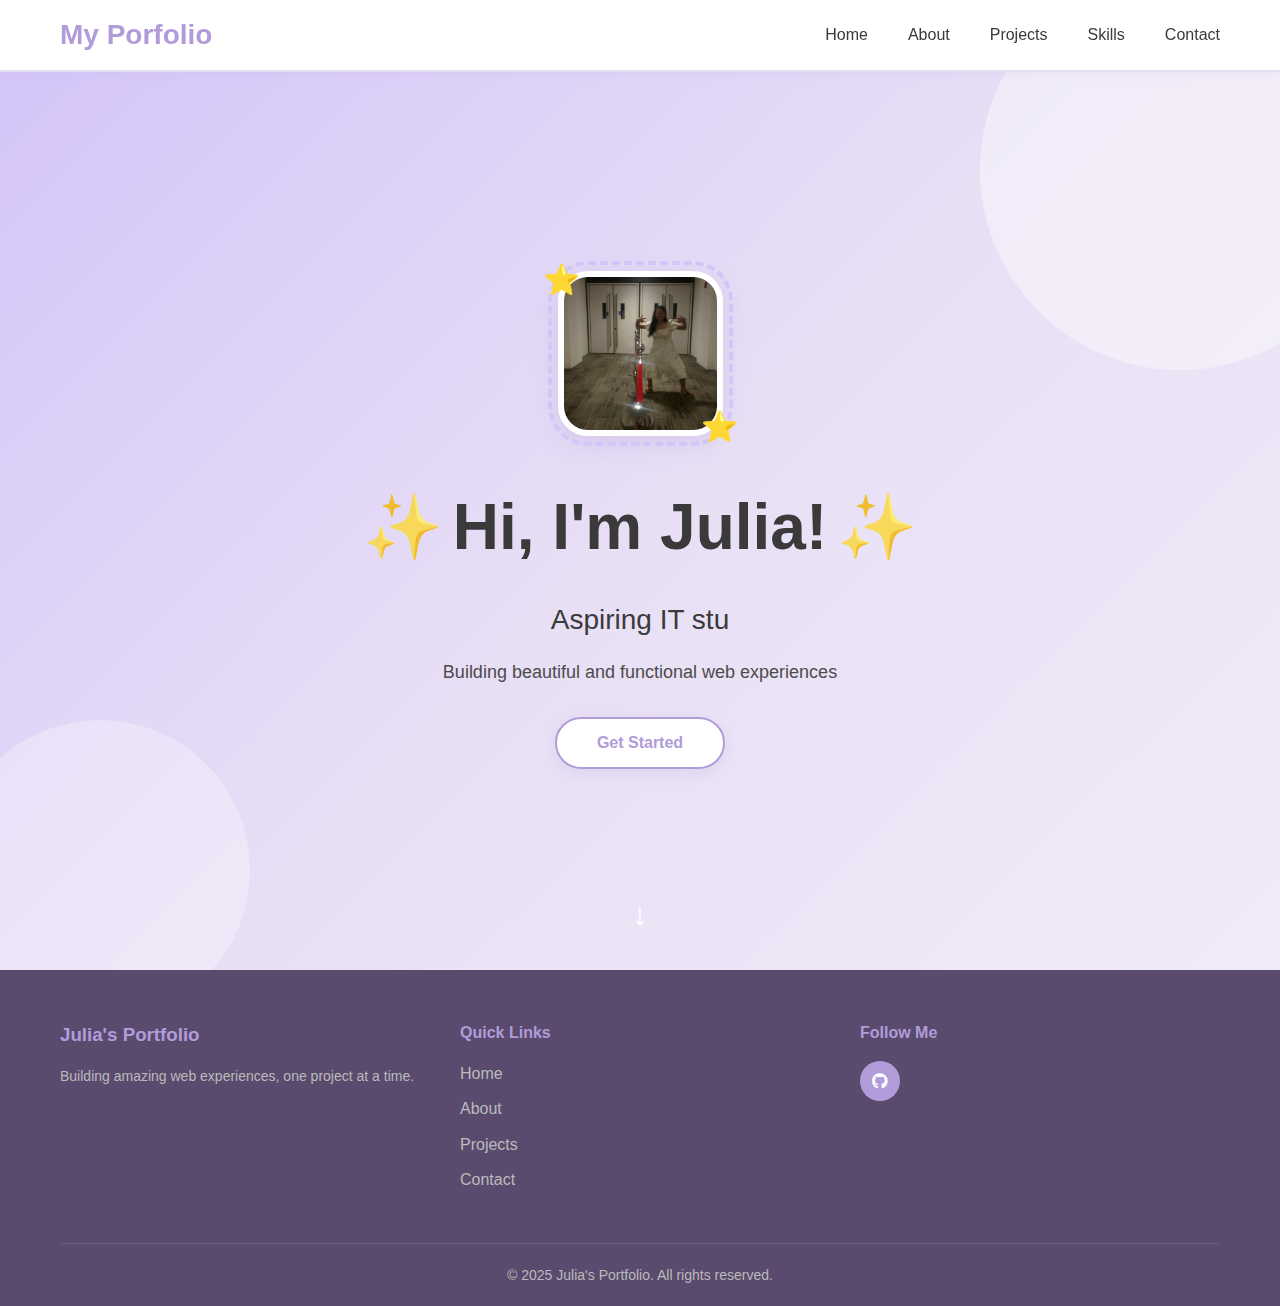
<file: index.html>
<!DOCTYPE html>
<html lang="en">
<head>
    <meta charset="UTF-8">
    <meta name="viewport" content="width=device-width, initial-scale=1.0">
    <title>My Portfolio</title>
    <link rel="stylesheet" href="styles.css">
    <link rel="stylesheet" href="https://cdnjs.cloudflare.com/ajax/libs/font-awesome/6.4.0/css/all.min.css">
</head>
<body>
    <!-- Navigation Bar -->
    <nav class="navbar">
        <div class="navbar-container">
            <div class="logo">
                <h1>My Porfolio</h1>
            </div>
            <ul class="nav-menu">
                <li><a href="index.html" class="nav-link">Home</a></li>
                <li><a href="about.html" class="nav-link">About</a></li>
                <li><a href="projects.html" class="nav-link">Projects</a></li>
                <li><a href="skills.html" class="nav-link">Skills</a></li>
                <li><a href="contact.html" class="nav-link">Contact</a></li>
            </ul>
            <div class="hamburger">
                <span></span>
                <span></span>
                <span></span>
            </div>
        </div>
    </nav>

    <!-- Home Section -->
    <section id="home" class="hero">
        <div class="hero-wrapper">
            <div class="hero-image">
                <img src="me1.jpg" alt="Julia's Profile Picture" class="profile">
            </div>
            <div class="hero-content">
                <h2 class="hero-title">Hi, I'm Julia!</h2>
                <p class="hero-subtitle">Aspiring IT student</p>
                <p class="hero-description">Building beautiful and functional web experiences</p>
                <button class="cta-button" onclick="location.href='projects.html'">Get Started</button>
            </div>
        </div>
        <div class="scroll-down">
            <div class="arrow">↓</div>
        </div>
    </section>

    <!-- Footer -->
    <footer class="footer">
        <div class="container">
            <div class="footer-content">
                <div class="footer-section">
                    <h3>Julia's Portfolio</h3>
                    <p>Building amazing web experiences, one project at a time.</p>
                </div>
                <div class="footer-section">
                    <h4>Quick Links</h4>
                    <ul>
                        <li><a href="index.html">Home</a></li>
                        <li><a href="about.html">About</a></li>
                        <li><a href="projects.html">Projects</a></li>
                        <li><a href="contact.html">Contact</a></li>
                    </ul>
                </div>
                <div class="footer-section">
                    <h4>Follow Me</h4>
                    <div class="social-links">
                        <a href="https://github.com/juliahismeee" class="social-link"><i class="fab fa-github"></i></a>
                    </div>
                </div>
            </div>
            <div class="footer-bottom">
                <p>&copy; 2025 Julia's Portfolio. All rights reserved.</p>
            </div>
        </div>
    </footer>

    <script src="script.js"></script>
</body>
</html>
</file>
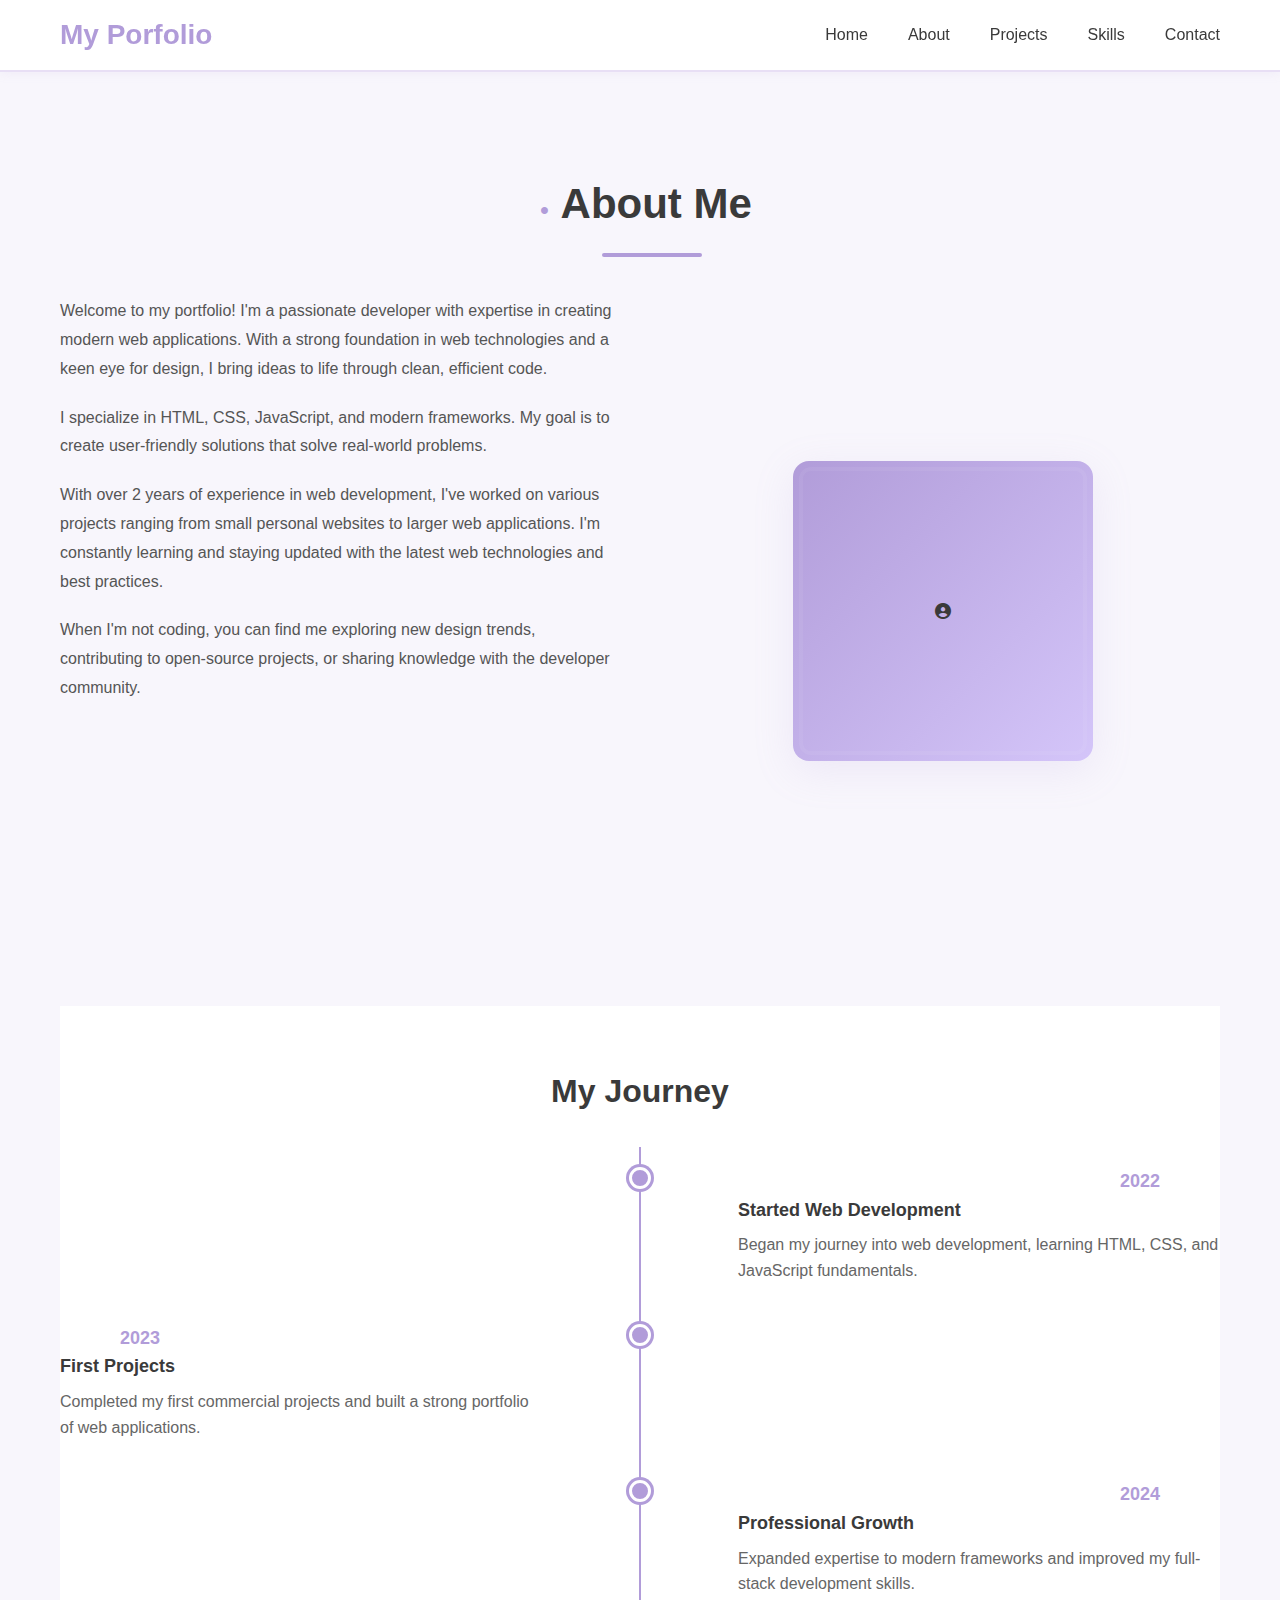
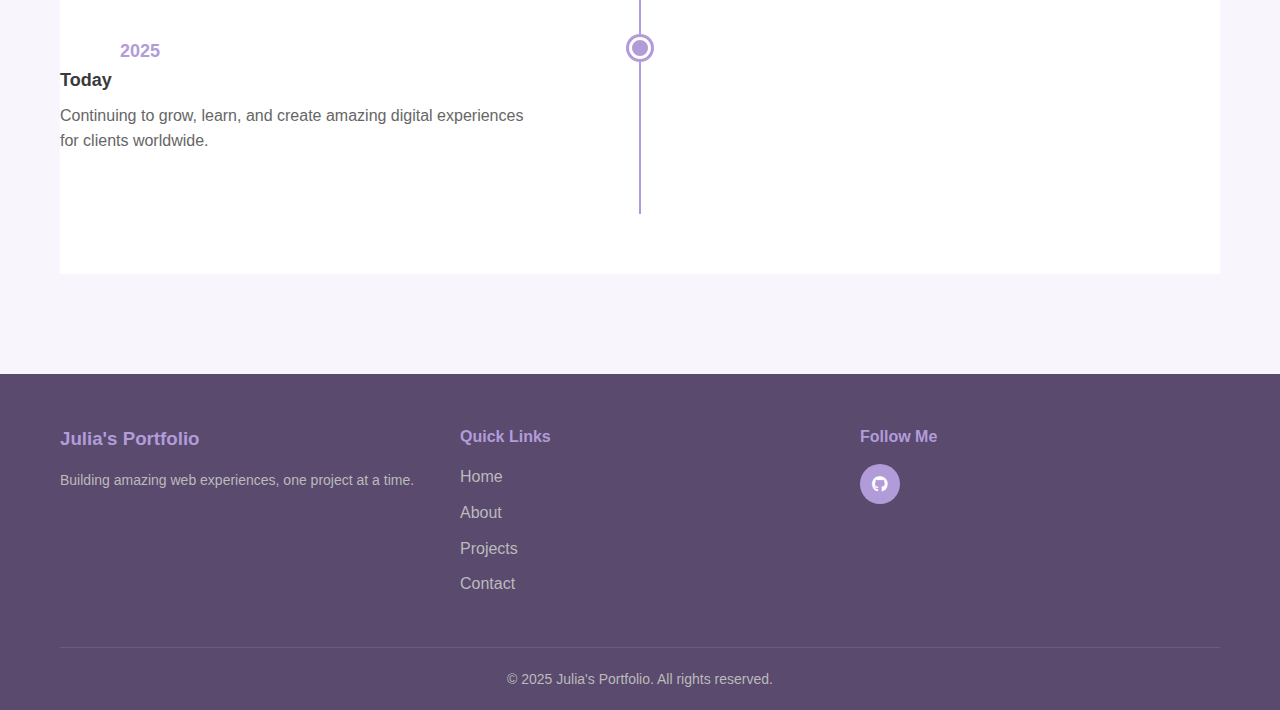
<file: about.html>
<!DOCTYPE html>
<html lang="en">
<head>
    <meta charset="UTF-8">
    <meta name="viewport" content="width=device-width, initial-scale=1.0">
    <title>About Me - My Portfolio</title>
    <link rel="stylesheet" href="styles.css">
    <link rel="stylesheet" href="https://cdnjs.cloudflare.com/ajax/libs/font-awesome/6.4.0/css/all.min.css">
</head>
<body>
    <!-- Navigation Bar -->
    <nav class="navbar">
        <div class="navbar-container">
            <div class="logo">
                <h1><a href="index.html">My Porfolio</a></h1>
            </div>
            <ul class="nav-menu">
                <li><a href="index.html" class="nav-link">Home</a></li>
                <li><a href="about.html" class="nav-link">About</a></li>
                <li><a href="projects.html" class="nav-link">Projects</a></li>
                <li><a href="skills.html" class="nav-link">Skills</a></li>
                <li><a href="contact.html" class="nav-link">Contact</a></li>
            </ul>
            <div class="hamburger">
                <span></span>
                <span></span>
                <span></span>
            </div>
        </div>
    </nav>

    <!-- About Section -->
    <section id="about" class="about page-section">
        <div class="container">
            <h2 class="section-title">About Me</h2>
            <div class="about-content">
                <div class="about-text">
                    <p>Welcome to my portfolio! I'm a passionate developer with expertise in creating modern web applications. With a strong foundation in web technologies and a keen eye for design, I bring ideas to life through clean, efficient code.</p>
                    <p>I specialize in HTML, CSS, JavaScript, and modern frameworks. My goal is to create user-friendly solutions that solve real-world problems.</p>
                    <p>With over 2 years of experience in web development, I've worked on various projects ranging from small personal websites to larger web applications. I'm constantly learning and staying updated with the latest web technologies and best practices.</p>
                    <p>When I'm not coding, you can find me exploring new design trends, contributing to open-source projects, or sharing knowledge with the developer community.</p>
                    <div class="about-stats">
                        <div class="stat">
                            <h3>5+</h3>
                            <p>Projects Completed</p>
                        </div>
                        <div class="stat">
                            <h3>2+</h3>
                            <p>Years Experience</p>
                        </div>
                        <div class="stat">
                            <h3>100%</h3>
                            <p>Dedication</p>
                        </div>
                    </div>
                </div>
                <div class="about-image">
                    <div class="image-placeholder">
                        <i class="fas fa-user-circle"></i>
                    </div>
                </div>
            </div>

            <!-- My Journey -->
            <div class="journey-section">
                <h3 class="subsection-title">My Journey</h3>
                <div class="timeline">
                    <div class="timeline-item">
                        <div class="timeline-date">2022</div>
                        <div class="timeline-content">
                            <h4>Started Web Development</h4>
                            <p>Began my journey into web development, learning HTML, CSS, and JavaScript fundamentals.</p>
                        </div>
                    </div>
                    <div class="timeline-item">
                        <div class="timeline-date">2023</div>
                        <div class="timeline-content">
                            <h4>First Projects</h4>
                            <p>Completed my first commercial projects and built a strong portfolio of web applications.</p>
                        </div>
                    </div>
                    <div class="timeline-item">
                        <div class="timeline-date">2024</div>
                        <div class="timeline-content">
                            <h4>Professional Growth</h4>
                            <p>Expanded expertise to modern frameworks and improved my full-stack development skills.</p>
                        </div>
                    </div>
                    <div class="timeline-item">
                        <div class="timeline-date">2025</div>
                        <div class="timeline-content">
                            <h4>Today</h4>
                            <p>Continuing to grow, learn, and create amazing digital experiences for clients worldwide.</p>
                        </div>
                    </div>
                </div>
            </div>
        </div>
    </section>

    <!-- Footer -->
    <footer class="footer">
        <div class="container">
            <div class="footer-content">
                <div class="footer-section">
                    <h3>Julia's Portfolio</h3>
                    <p>Building amazing web experiences, one project at a time.</p>
                </div>
                <div class="footer-section">
                    <h4>Quick Links</h4>
                    <ul>
                        <li><a href="index.html">Home</a></li>
                        <li><a href="about.html">About</a></li>
                        <li><a href="projects.html">Projects</a></li>
                        <li><a href="contact.html">Contact</a></li>
                    </ul>
                </div>
                <div class="footer-section">
                    <h4>Follow Me</h4>
                    <div class="social-links">
                        <a href="https://github.com/juliahismeee" class="social-link"><i class="fab fa-github"></i></a>
                    </div>
                </div>
            </div>
            <div class="footer-bottom">
                <p>&copy; 2025 Julia's Portfolio. All rights reserved.</p>
            </div>
        </div>
    </footer>

    <script src="script.js"></script>
</body>
</html>
</file>
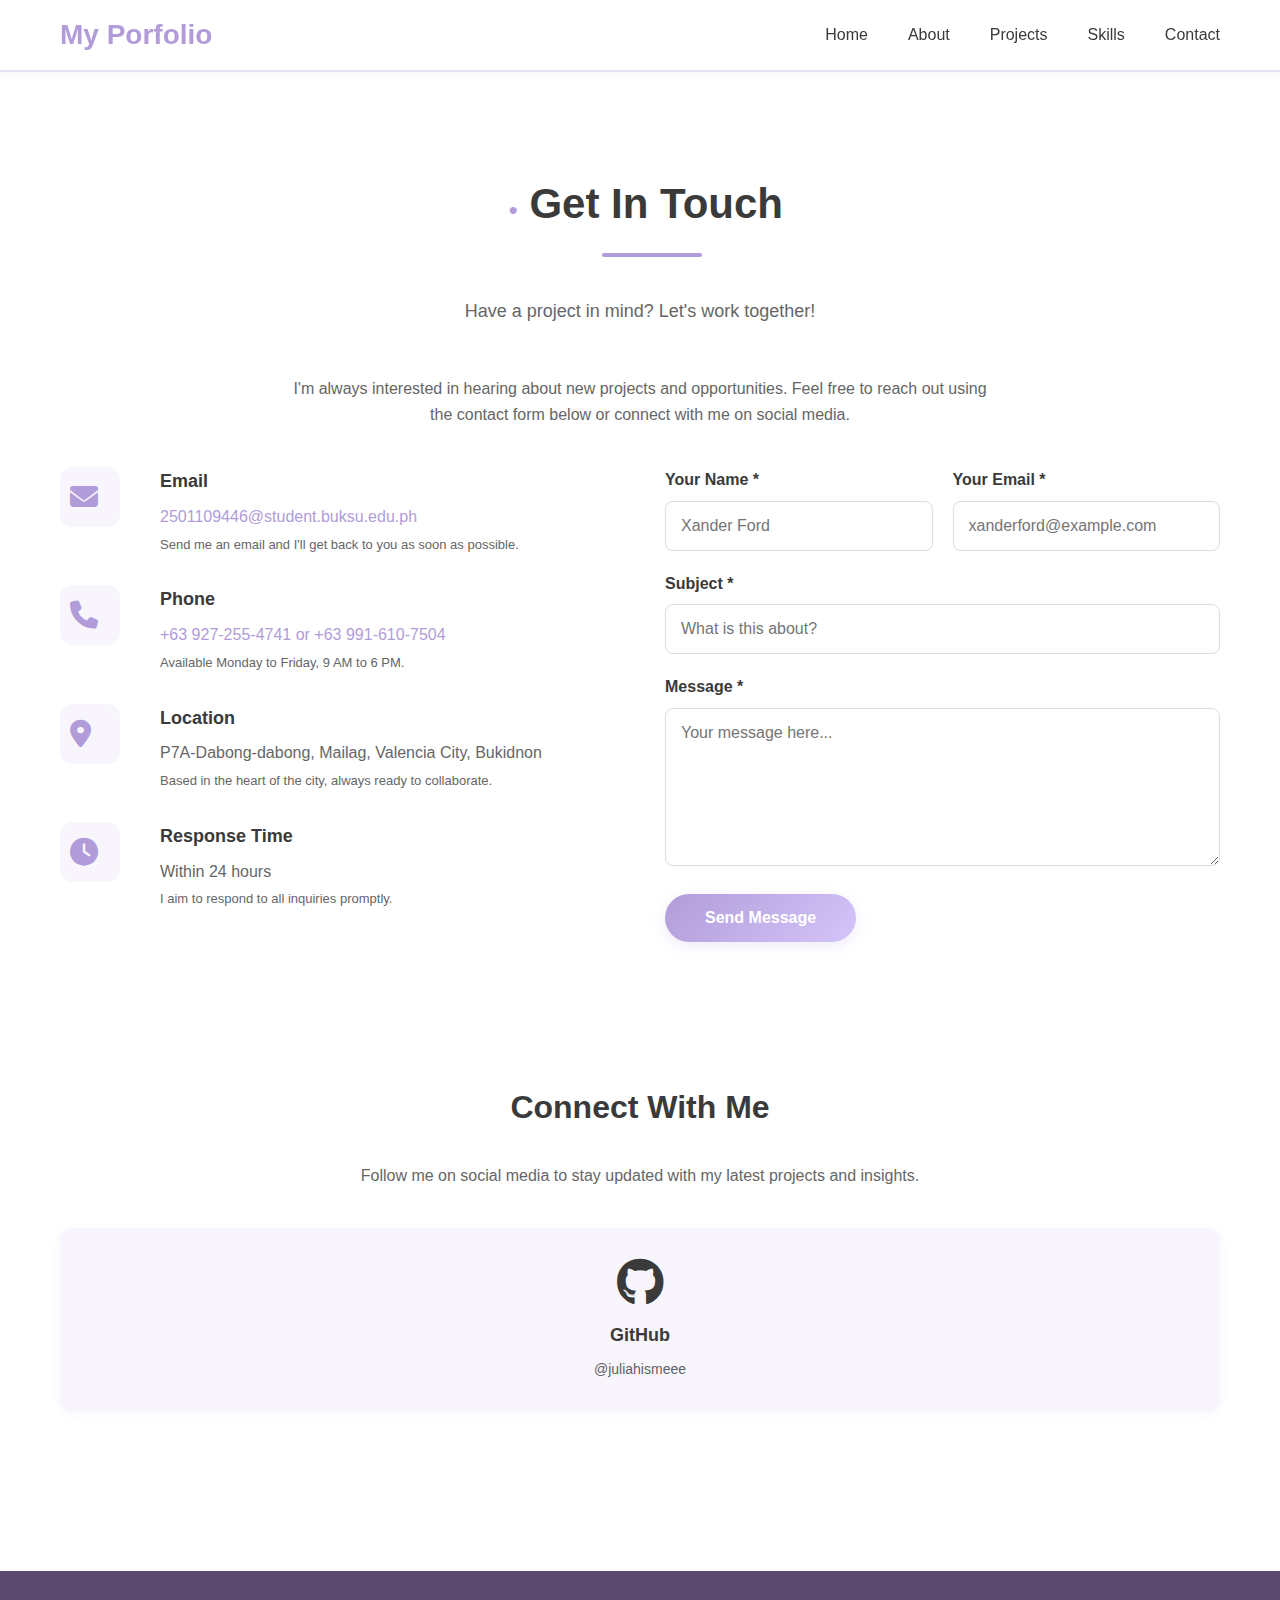
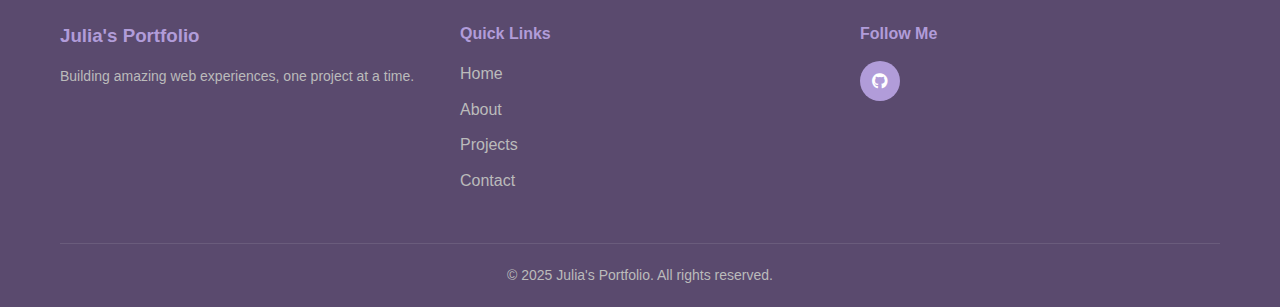
<file: contact.html>
<!DOCTYPE html>
<html lang="en">
<head>
    <meta charset="UTF-8">
    <meta name="viewport" content="width=device-width, initial-scale=1.0">
    <title>Contact - My Portfolio</title>
    <link rel="stylesheet" href="styles.css">
    <link rel="stylesheet" href="https://cdnjs.cloudflare.com/ajax/libs/font-awesome/6.4.0/css/all.min.css">
</head>
<body>
    <!-- Navigation Bar -->
    <nav class="navbar">
        <div class="navbar-container">
            <div class="logo">
                <h1><a href="index.html">My Porfolio</a></h1>
            </div>
            <ul class="nav-menu">
                <li><a href="index.html" class="nav-link">Home</a></li>
                <li><a href="about.html" class="nav-link">About</a></li>
                <li><a href="projects.html" class="nav-link">Projects</a></li>
                <li><a href="skills.html" class="nav-link">Skills</a></li>
                <li><a href="contact.html" class="nav-link">Contact</a></li>
            </ul>
            <div class="hamburger">
                <span></span>
                <span></span>
                <span></span>
            </div>
        </div>
    </nav>

    <!-- Contact Section -->
    <section id="contact" class="contact page-section">
        <div class="container">
            <h2 class="section-title">Get In Touch</h2>
            <p class="contact-subtitle">Have a project in mind? Let's work together!</p>
            <p class="section-description">I'm always interested in hearing about new projects and opportunities. Feel free to reach out using the contact form below or connect with me on social media.</p>
            
            <div class="contact-content">
                <div class="contact-info">
                    <div class="contact-item">
                        <div class="contact-icon">
                            <i class="fas fa-envelope"></i>
                        </div>
                        <div>
                            <h4>Email</h4>
                            <p><a href="mailto:your.email@example.com">2501109446@student.buksu.edu.ph</a></p>
                            <p class="contact-info-desc">Send me an email and I'll get back to you as soon as possible.</p>
                        </div>
                    </div>
                    <div class="contact-item">
                        <div class="contact-icon">
                            <i class="fas fa-phone"></i>
                        </div>
                        <div>
                            <h4>Phone</h4>
                            <p><a href="tel:+1234567890">+63 927-255-4741 or +63 991-610-7504</a></p>
                            <p class="contact-info-desc">Available Monday to Friday, 9 AM to 6 PM.</p>
                        </div>
                    </div>
                    <div class="contact-item">
                        <div class="contact-icon">
                            <i class="fas fa-map-marker-alt"></i>
                        </div>
                        <div>
                            <h4>Location</h4>
                            <p>P7A-Dabong-dabong, Mailag, Valencia City, Bukidnon</p>
                            <p class="contact-info-desc">Based in the heart of the city, always ready to collaborate.</p>
                        </div>
                    </div>
                    <div class="contact-item">
                        <div class="contact-icon">
                            <i class="fas fa-clock"></i>
                        </div>
                        <div>
                            <h4>Response Time</h4>
                            <p>Within 24 hours</p>
                            <p class="contact-info-desc">I aim to respond to all inquiries promptly.</p>
                        </div>
                    </div>
                </div>

                <form class="contact-form">
                    <div class="form-row">
                        <div class="form-group">
                            <label for="name">Your Name *</label>
                            <input type="text" id="name" placeholder="Xander Ford" required>
                        </div>
                        <div class="form-group">
                            <label for="email">Your Email *</label>
                            <input type="email" id="email" placeholder="xanderford@example.com" required>
                        </div>
                    </div>
                    <div class="form-group">
                        <label for="subject">Subject *</label>
                        <input type="text" id="subject" placeholder="What is this about?" required>
                    </div>
                    <div class="form-group">
                        <label for="message">Message *</label>
                        <textarea id="message" placeholder="Your message here..." rows="7" required></textarea>
                    </div>
                    <button type="submit" class="submit-btn">Send Message</button>
                </form>
            </div>

            <!-- Social Media Section -->
            <div class="social-section">
                <h3 class="subsection-title">Connect With Me</h3>
                <p>Follow me on social media to stay updated with my latest projects and insights.</p>
                <div class="social-grid">
                    <a href="https://github.com/juliahismeee" class="social-card">
                        <i class="fab fa-github"></i>
                        <h4>GitHub</h4>
                        <p>@juliahismeee</p>
                    </a>
                    </a>
                </div>
            </div>
        </div>
    </section>

    <!-- Footer -->
    <footer class="footer">
        <div class="container">
            <div class="footer-content">
                <div class="footer-section">
                    <h3>Julia's Portfolio</h3>
                    <p>Building amazing web experiences, one project at a time.</p>
                </div>
                <div class="footer-section">
                    <h4>Quick Links</h4>
                    <ul>
                        <li><a href="index.html">Home</a></li>
                        <li><a href="about.html">About</a></li>
                        <li><a href="projects.html">Projects</a></li>
                        <li><a href="contact.html">Contact</a></li>
                    </ul>
                </div>
                <div class="footer-section">
                    <h4>Follow Me</h4>
                    <div class="social-links">
                        <a href="https://github.com/juliahismeee" class="social-link"><i class="fab fa-github"></i></a>
                    </div>
                </div>
            </div>
            <div class="footer-bottom">
                <p>&copy; 2025 Julia's Portfolio. All rights reserved.</p>
            </div>
        </div>
    </footer>


    <script src="script.js"></script>
</body>
</html>
</file>
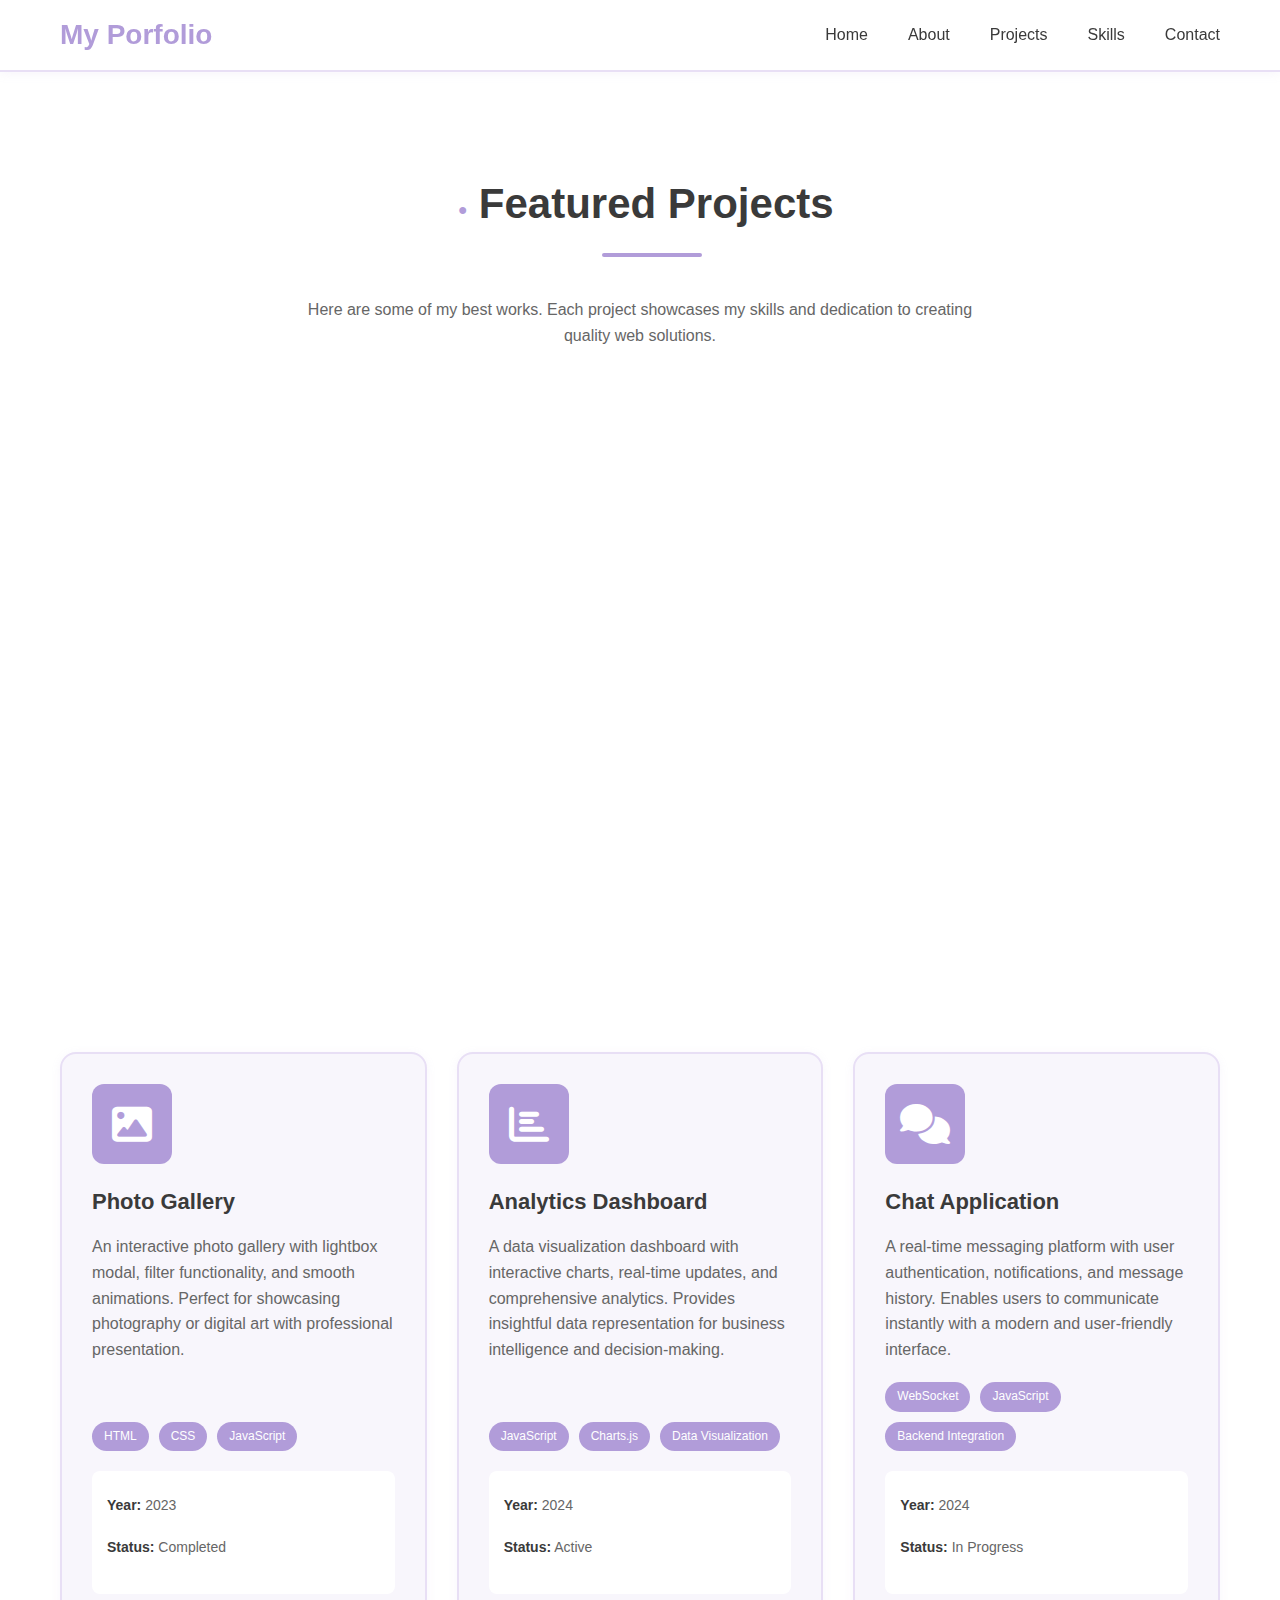
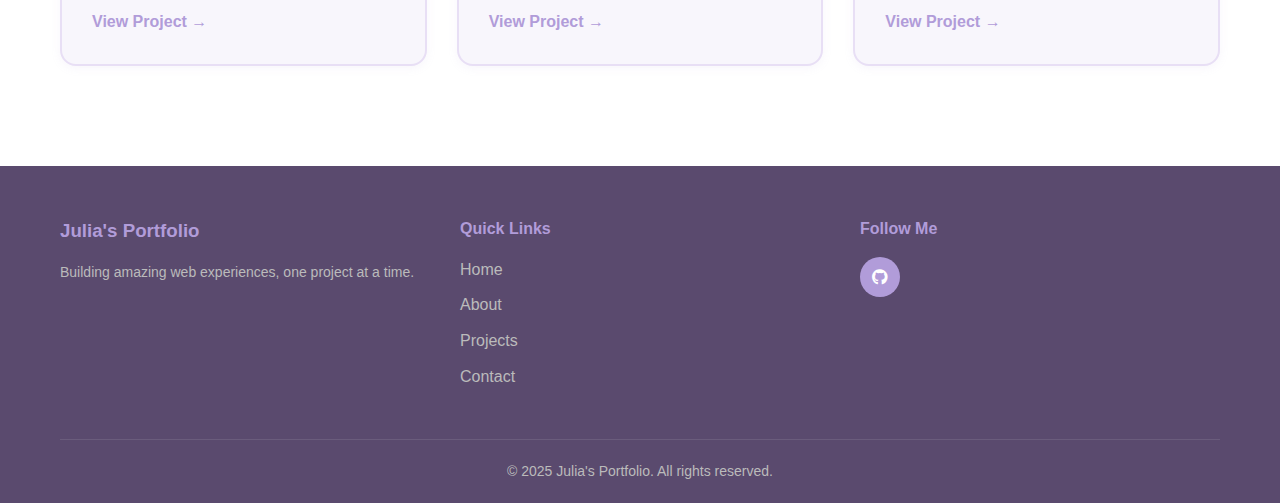
<file: projects.html>
<!DOCTYPE html>
<html lang="en">
<head>
    <meta charset="UTF-8">
    <meta name="viewport" content="width=device-width, initial-scale=1.0">
    <title>Projects - My Portfolio</title>
    <link rel="stylesheet" href="styles.css">
    <link rel="stylesheet" href="https://cdnjs.cloudflare.com/ajax/libs/font-awesome/6.4.0/css/all.min.css">
</head>
<body>
    <!-- Navigation Bar -->
    <nav class="navbar">
        <div class="navbar-container">
            <div class="logo">
                <h1><a href="index.html">My Porfolio</a></h1>
            </div>
            <ul class="nav-menu">
                <li><a href="index.html" class="nav-link">Home</a></li>
                <li><a href="about.html" class="nav-link">About</a></li>
                <li><a href="projects.html" class="nav-link">Projects</a></li>
                <li><a href="skills.html" class="nav-link">Skills</a></li>
                <li><a href="contact.html" class="nav-link">Contact</a></li>
            </ul>
            <div class="hamburger">
                <span></span>
                <span></span>
                <span></span>
            </div>
        </div>
    </nav>

    <!-- Projects Section -->
    <section id="projects" class="projects page-section">
        <div class="container">
            <h2 class="section-title">Featured Projects</h2>
            <p class="section-description">Here are some of my best works. Each project showcases my skills and dedication to creating quality web solutions.</p>
            
            <div class="projects-grid">
                <!-- Project 1 -->
                <div class="project-card">
                    <div class="project-image">
                        <i class="fas fa-globe"></i>
                    </div>
                    <h3>E-Commerce Platform</h3>
                    <p>A fully functional e-commerce website with shopping cart, payment integration, and user authentication. Designed to provide a seamless shopping experience with intuitive navigation and secure transactions.</p>
                    <div class="project-tech">
                        <span>HTML</span>
                        <span>CSS</span>
                        <span>JavaScript</span>
                    </div>
                    <div class="project-details">
                        <p><strong>Year:</strong> 2024</p>
                        <p><strong>Status:</strong> Completed</p>
                    </div>
                    <a href="#" class="project-link">View Project →</a>
                </div>

                <!-- Project 2 -->
                <div class="project-card">
                    <div class="project-image">
                        <i class="fas fa-mobile-alt"></i>
                    </div>
                    <h3>Weather App</h3>
                    <p>A responsive weather application that fetches real-time data and displays forecasts with an intuitive interface. Features location-based weather updates and detailed meteorological information.</p>
                    <div class="project-tech">
                        <span>JavaScript</span>
                        <span>API</span>
                        <span>CSS Grid</span>
                    </div>
                    <div class="project-details">
                        <p><strong>Year:</strong> 2024</p>
                        <p><strong>Status:</strong> Active</p>
                    </div>
                    <a href="#" class="project-link">View Project →</a>
                </div>

                <!-- Project 3 -->
                <div class="project-card">
                    <div class="project-image">
                        <i class="fas fa-tasks"></i>
                    </div>
                    <h3>Task Manager</h3>
                    <p>A productive task management tool with local storage, drag-and-drop functionality, and priority levels. Helps users organize their daily tasks and increase productivity efficiently.</p>
                    <div class="project-tech">
                        <span>JavaScript</span>
                        <span>LocalStorage</span>
                        <span>Responsive Design</span>
                    </div>
                    <div class="project-details">
                        <p><strong>Year:</strong> 2023</p>
                        <p><strong>Status:</strong> Completed</p>
                    </div>
                    <a href="#" class="project-link">View Project →</a>
                </div>

                <!-- Project 4 -->
                <div class="project-card">
                    <div class="project-image">
                        <i class="fas fa-image"></i>
                    </div>
                    <h3>Photo Gallery</h3>
                    <p>An interactive photo gallery with lightbox modal, filter functionality, and smooth animations. Perfect for showcasing photography or digital art with professional presentation.</p>
                    <div class="project-tech">
                        <span>HTML</span>
                        <span>CSS</span>
                        <span>JavaScript</span>
                    </div>
                    <div class="project-details">
                        <p><strong>Year:</strong> 2023</p>
                        <p><strong>Status:</strong> Completed</p>
                    </div>
                    <a href="#" class="project-link">View Project →</a>
                </div>

                <!-- Project 5 -->
                <div class="project-card">
                    <div class="project-image">
                        <i class="fas fa-chart-bar"></i>
                    </div>
                    <h3>Analytics Dashboard</h3>
                    <p>A data visualization dashboard with interactive charts, real-time updates, and comprehensive analytics. Provides insightful data representation for business intelligence and decision-making.</p>
                    <div class="project-tech">
                        <span>JavaScript</span>
                        <span>Charts.js</span>
                        <span>Data Visualization</span>
                    </div>
                    <div class="project-details">
                        <p><strong>Year:</strong> 2024</p>
                        <p><strong>Status:</strong> Active</p>
                    </div>
                    <a href="#" class="project-link">View Project →</a>
                </div>

                <!-- Project 6 -->
                <div class="project-card">
                    <div class="project-image">
                        <i class="fas fa-comments"></i>
                    </div>
                    <h3>Chat Application</h3>
                    <p>A real-time messaging platform with user authentication, notifications, and message history. Enables users to communicate instantly with a modern and user-friendly interface.</p>
                    <div class="project-tech">
                        <span>WebSocket</span>
                        <span>JavaScript</span>
                        <span>Backend Integration</span>
                    </div>
                    <div class="project-details">
                        <p><strong>Year:</strong> 2024</p>
                        <p><strong>Status:</strong> In Progress</p>
                    </div>
                    <a href="#" class="project-link">View Project →</a>
                </div>
            </div>
        </div>
    </section>

    <!-- Footer -->
    <footer class="footer">
        <div class="container">
            <div class="footer-content">
                <div class="footer-section">
                    <h3>Julia's Portfolio</h3>
                    <p>Building amazing web experiences, one project at a time.</p>
                </div>
                <div class="footer-section">
                    <h4>Quick Links</h4>
                    <ul>
                        <li><a href="index.html">Home</a></li>
                        <li><a href="about.html">About</a></li>
                        <li><a href="projects.html">Projects</a></li>
                        <li><a href="contact.html">Contact</a></li>
                    </ul>
                </div>
                <div class="footer-section">
                    <h4>Follow Me</h4>
                    <div class="social-links">
                        <a href="https://github.com/juliahismeee" class="social-link"><i class="fab fa-github"></i></a>
                    </div>
                </div>
            </div>
            <div class="footer-bottom">
                <p>&copy; 2025 Julia's Portfolio. All rights reserved.</p>
            </div>
        </div>
    </footer>


    <script src="script.js"></script>
</body>
</html>
</file>
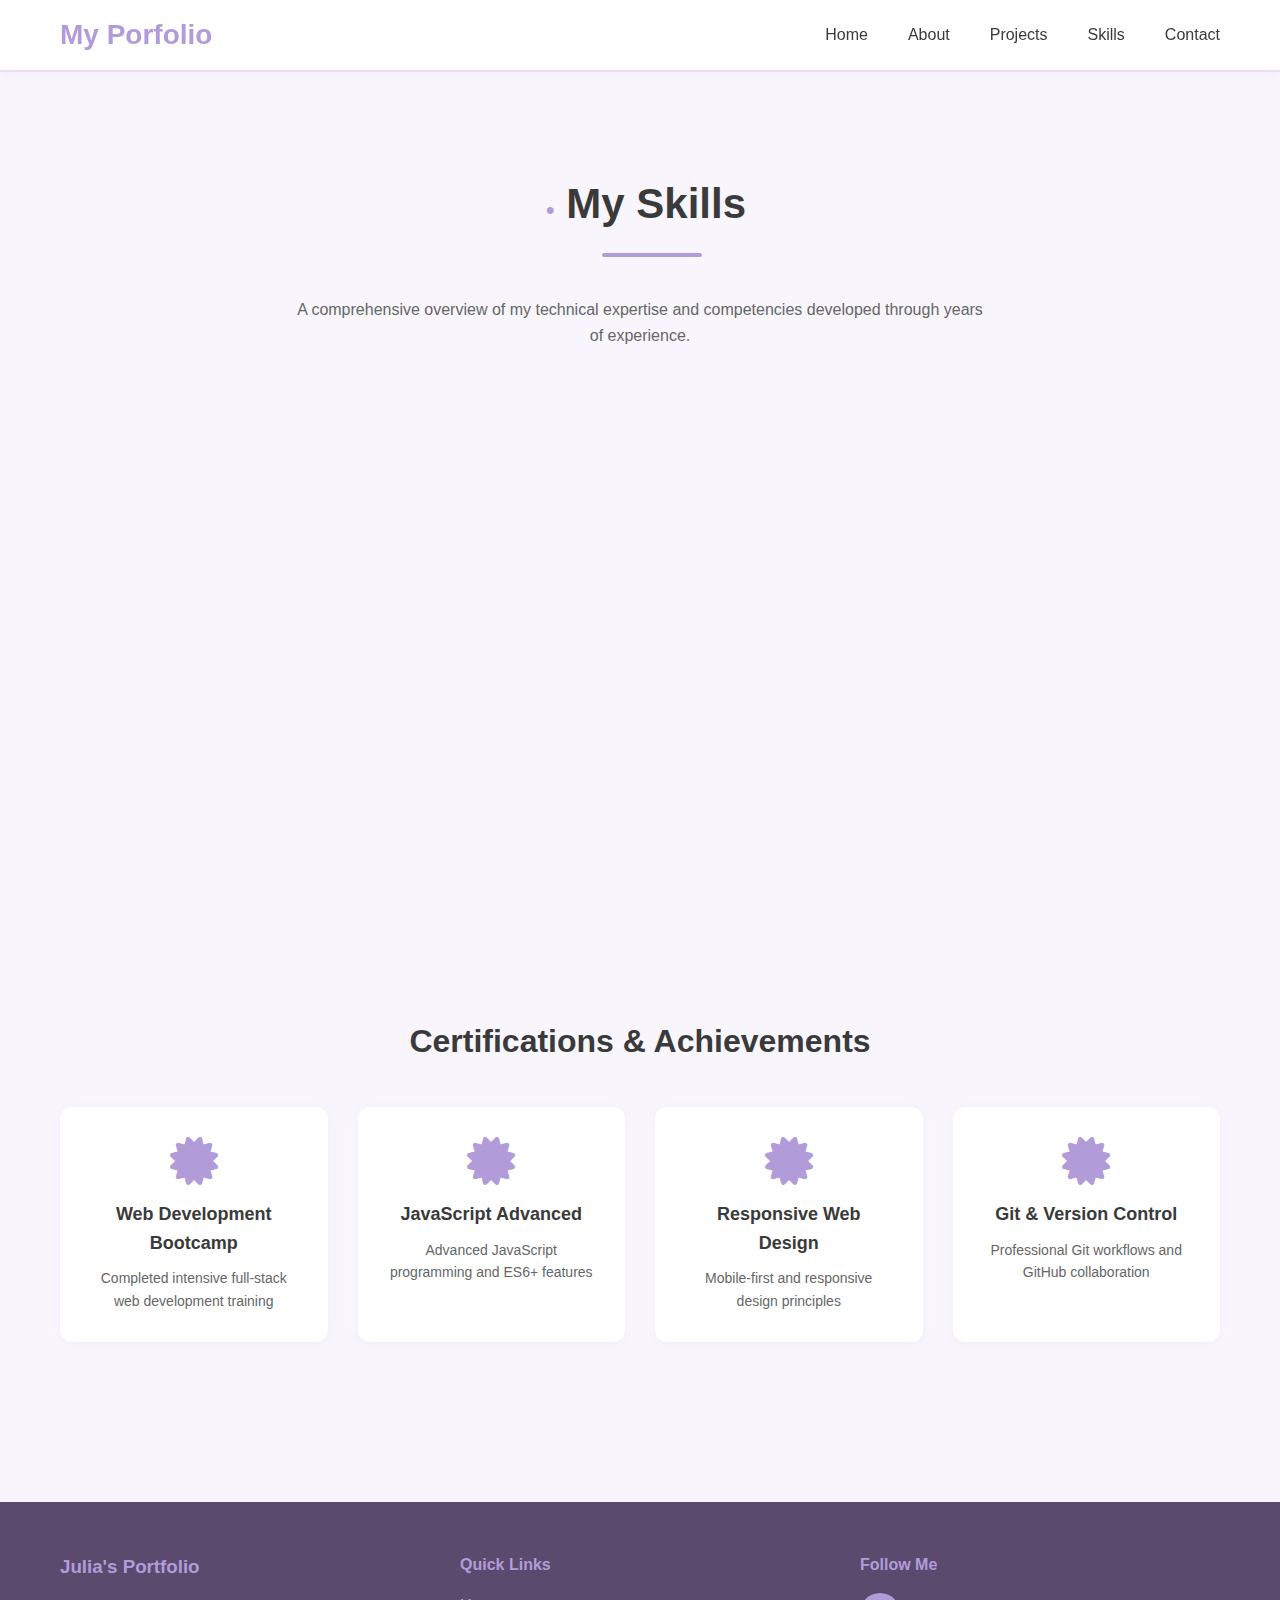
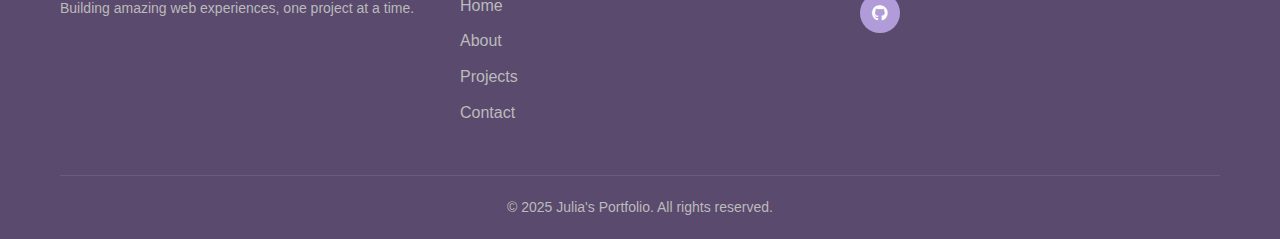
<file: skills.html>
<!DOCTYPE html>
<html lang="en">
<head>
    <meta charset="UTF-8">
    <meta name="viewport" content="width=device-width, initial-scale=1.0">
    <title>Skills - My Portfolio</title>
    <link rel="stylesheet" href="styles.css">
    <link rel="stylesheet" href="https://cdnjs.cloudflare.com/ajax/libs/font-awesome/6.4.0/css/all.min.css">
</head>
<body>
    <!-- Navigation Bar -->
    <nav class="navbar">
        <div class="navbar-container">
            <div class="logo">
                <h1><a href="index.html">My Porfolio</a></h1>
            </div>
            <ul class="nav-menu">
                <li><a href="index.html" class="nav-link">Home</a></li>
                <li><a href="about.html" class="nav-link">About</a></li>
                <li><a href="projects.html" class="nav-link">Projects</a></li>
                <li><a href="skills.html" class="nav-link">Skills</a></li>
                <li><a href="contact.html" class="nav-link">Contact</a></li>
            </ul>
            <div class="hamburger">
                <span></span>
                <span></span>
                <span></span>
            </div>
        </div>
    </nav>

    <!-- Skills Section -->
    <section id="skills" class="skills page-section">
        <div class="container">
            <h2 class="section-title">My Skills</h2>
            <p class="section-description">A comprehensive overview of my technical expertise and competencies developed through years of experience.</p>
            
            <div class="skills-grid">
                <!-- Frontend Skills -->
                <div class="skill-category">
                    <h3><i class="fas fa-code"></i> Frontend Development</h3>
                    <div class="skill-bar">
                        <div class="skill-item">
                            <span>HTML5</span>
                            <div class="progress-bar">
                                <div class="progress" style="width: 95%"></div>
                            </div>
                            <span class="percentage">95%</span>
                        </div>
                        <div class="skill-item">
                            <span>CSS3</span>
                            <div class="progress-bar">
                                <div class="progress" style="width: 90%"></div>
                            </div>
                            <span class="percentage">90%</span>
                        </div>
                        <div class="skill-item">
                            <span>JavaScript</span>
                            <div class="progress-bar">
                                <div class="progress" style="width: 88%"></div>
                            </div>
                            <span class="percentage">88%</span>
                        </div>
                        <div class="skill-item">
                            <span>Responsive Design</span>
                            <div class="progress-bar">
                                <div class="progress" style="width: 92%"></div>
                            </div>
                            <span class="percentage">92%</span>
                        </div>
                    </div>
                </div>

                <!-- Developer Tools -->
                <div class="skill-category">
                    <h3><i class="fas fa-tools"></i> Developer Tools</h3>
                    <div class="skill-bar">
                        <div class="skill-item">
                            <span>Git & GitHub</span>
                            <div class="progress-bar">
                                <div class="progress" style="width: 85%"></div>
                            </div>
                            <span class="percentage">85%</span>
                        </div>
                        <div class="skill-item">
                            <span>VS Code</span>
                            <div class="progress-bar">
                                <div class="progress" style="width: 90%"></div>
                            </div>
                            <span class="percentage">90%</span>
                        </div>
                        <div class="skill-item">
                            <span>DevTools</span>
                            <div class="progress-bar">
                                <div class="progress" style="width: 88%"></div>
                            </div>
                            <span class="percentage">88%</span>
                        </div>
                        <div class="skill-item">
                            <span>Problem Solving</span>
                            <div class="progress-bar">
                                <div class="progress" style="width: 93%"></div>
                            </div>
                            <span class="percentage">93%</span>
                        </div>
                    </div>
                </div>

                <!-- Soft Skills -->
                <div class="skill-category">
                    <h3><i class="fas fa-handshake"></i> Soft Skills</h3>
                    <div class="skill-bar">
                        <div class="skill-item">
                            <span>Communication</span>
                            <div class="progress-bar">
                                <div class="progress" style="width: 90%"></div>
                            </div>
                            <span class="percentage">90%</span>
                        </div>
                        <div class="skill-item">
                            <span>Teamwork</span>
                            <div class="progress-bar">
                                <div class="progress" style="width: 88%"></div>
                            </div>
                            <span class="percentage">88%</span>
                        </div>
                        <div class="skill-item">
                            <span>Time Management</span>
                            <div class="progress-bar">
                                <div class="progress" style="width: 85%"></div>
                            </div>
                            <span class="percentage">85%</span>
                        </div>
                        <div class="skill-item">
                            <span>Creativity</span>
                            <div class="progress-bar">
                                <div class="progress" style="width: 92%"></div>
                            </div>
                            <span class="percentage">92%</span>
                        </div>
                    </div>
                </div>
            </div>

            <!-- Certification Section -->
            <div class="certification-section">
                <h3 class="subsection-title">Certifications & Achievements</h3>
                <div class="certifications-grid">
                    <div class="certification-card">
                        <i class="fas fa-certificate"></i>
                        <h4>Web Development Bootcamp</h4>
                        <p>Completed intensive full-stack web development training</p>
                    </div>
                    <div class="certification-card">
                        <i class="fas fa-certificate"></i>
                        <h4>JavaScript Advanced</h4>
                        <p>Advanced JavaScript programming and ES6+ features</p>
                    </div>
                    <div class="certification-card">
                        <i class="fas fa-certificate"></i>
                        <h4>Responsive Web Design</h4>
                        <p>Mobile-first and responsive design principles</p>
                    </div>
                    <div class="certification-card">
                        <i class="fas fa-certificate"></i>
                        <h4>Git & Version Control</h4>
                        <p>Professional Git workflows and GitHub collaboration</p>
                    </div>
                </div>
            </div>
        </div>
    </section>

    <!-- Footer -->
    <footer class="footer">
        <div class="container">
            <div class="footer-content">
                <div class="footer-section">
                    <h3>Julia's Portfolio</h3>
                    <p>Building amazing web experiences, one project at a time.</p>
                </div>
                <div class="footer-section">
                    <h4>Quick Links</h4>
                    <ul>
                        <li><a href="index.html">Home</a></li>
                        <li><a href="about.html">About</a></li>
                        <li><a href="projects.html">Projects</a></li>
                        <li><a href="contact.html">Contact</a></li>
                    </ul>
                </div>
                <div class="footer-section">
                    <h4>Follow Me</h4>
                    <div class="social-links">
                        <a href="https://github.com/juliahismeee" class="social-link"><i class="fab fa-github"></i></a>
                    </div>
                </div>
            </div>
            <div class="footer-bottom">
                <p>&copy; 2025 Julia's Portfolio. All rights reserved.</p>
            </div>
        </div>
    </footer>


    <script src="script.js"></script>
</body>
</html>
</file>
<file: styles.css>
* {
    margin: 0;
    padding: 0;
    box-sizing: border-box;
}

:root {
    --primary-color: #b19cd9;
    --secondary-color: #d4c5f9;
    --text-color: #3a3a3a;
    --light-bg: #f8f6fc;
    --white: #ffffff;
    --accent-color: #e8dff5;
    --shadow: 0 2px 10px rgba(177, 156, 217, 0.1);
    --shadow-lg: 0 10px 40px rgba(177, 156, 217, 0.15);
    --transition: all 0.3s ease;
}

html {
    scroll-behavior: smooth;
}

body {
    font-family: 'Segoe UI', Tahoma, Geneva, Verdana, sans-serif;
    color: var(--text-color);
    line-height: 1.6;
    background-color: var(--white);
}

.container {
    max-width: 1200px;
    margin: 0 auto;
    padding: 0 20px;
}

/* ===== NAVIGATION BAR ===== */
.navbar {
    position: fixed;
    top: 0;
    width: 100%;
    background: var(--white);
    box-shadow: var(--shadow);
    border-bottom: 2px solid #e8dff5;
    z-index: 1000;
    transition: var(--transition);
}

.navbar-container {
    max-width: 1200px;
    margin: 0 auto;
    padding: 0 20px;
    display: flex;
    justify-content: space-between;
    align-items: center;
    height: 70px;
}

.logo h1 {
    color: var(--primary-color);
    font-size: 28px;
    font-weight: 700;
}

.logo h1 a {
    color: var(--primary-color);
    text-decoration: none;
}

.nav-menu {
    display: flex;
    list-style: none;
    gap: 40px;
}

.nav-link {
    color: var(--text-color);
    text-decoration: none;
    font-weight: 500;
    transition: var(--transition);
    position: relative;
}

.nav-link:hover {
    color: var(--primary-color);
}

.nav-link::after {
    content: '';
    position: absolute;
    bottom: -5px;
    left: 0;
    width: 0;
    height: 2px;
    background: var(--primary-color);
    transition: var(--transition);
}

.nav-link:hover::after {
    width: 100%;
}

.hamburger {
    display: none;
    flex-direction: column;
    cursor: pointer;
}

.hamburger span {
    width: 25px;
    height: 3px;
    background: var(--text-color);
    margin: 5px 0;
    transition: var(--transition);
    border-radius: 2px;
}

/* ===== HERO SECTION ===== */
.hero {
    min-height: 100vh;
    display: flex;
    align-items: center;
    justify-content: center;
    background: linear-gradient(135deg, #d4c5f9 0%, #e8dff5 50%, #f0ebf8 100%);
    color: var(--text-color);
    margin-top: 70px;
    position: relative;
    overflow: hidden;
    flex-direction: column;
}

.hero::before {
    content: '';
    position: absolute;
    width: 400px;
    height: 400px;
    background: rgba(255, 255, 255, 0.4);
    border-radius: 50%;
    top: -100px;
    right: -100px;
}

.hero::after {
    content: '';
    position: absolute;
    width: 300px;
    height: 300px;
    background: rgba(255, 255, 255, 0.3);
    border-radius: 50%;
    bottom: -50px;
    left: -50px;
}

.hero-wrapper {
    display: flex;
    flex-direction: column;
    gap: 40px;
    align-items: center;
    justify-content: center;
    z-index: 1;
    width: 100%;
    max-width: 1200px;
    padding: 0 20px;
    text-align: center;
}

.hero-content {
    text-align: center;
    animation: slideInUp 0.8s ease;
}

.hero-title {
    font-size: 64px;
    font-weight: 700;
    margin-bottom: 20px;
}

.hero-subtitle {
    font-size: 28px;
    font-weight: 300;
    margin-bottom: 15px;
}

.hero-description {
    font-size: 18px;
    margin-bottom: 30px;
    opacity: 0.9;
}

.cta-button {
    padding: 15px 40px;
    font-size: 16px;
    background: var(--white);
    color: var(--primary-color);
    border: 2px solid var(--primary-color);
    border-radius: 50px;
    cursor: pointer;
    font-weight: 600;
    transition: var(--transition);
    box-shadow: 0 4px 15px rgba(177, 156, 217, 0.2);
    position: relative;
    overflow: hidden;
}

.cta-button::before {
    content: '';
    position: absolute;
    top: 0;
    left: -100%;
    width: 100%;
    height: 100%;
    background: linear-gradient(90deg, transparent, rgba(212, 197, 249, 0.3), transparent);
    transition: left 0.5s;
}

.cta-button:hover {
    transform: translateY(-3px);
    box-shadow: 0 6px 20px rgba(177, 156, 217, 0.3);
    background: rgba(212, 197, 249, 0.1);
}

.cta-button:hover::before {
    left: 100%;
}

.hero-image {
    display: flex;
    justify-content: center;
    align-items: center;
    animation: slideInUp 0.8s ease;
    position: relative;
}

.hero-image::before {
    content: '⭐';
    position: absolute;
    font-size: 30px;
    top: -15px;
    left: -15px;
    animation: rotate-slow 20s linear infinite;
}

.hero-image::after {
    content: '⭐';
    position: absolute;
    font-size: 30px;
    bottom: -15px;
    right: -15px;
    animation: rotate-slow 20s linear infinite reverse;
}

.profile {
    width: 165px;
    height: 165px;
    object-fit: cover;
    border-radius: 30px;
    box-shadow: 0 8px 25px rgba(177, 156, 217, 0.3);
    transition: var(--transition);
    border: 6px solid var(--white);
    outline: 4px dashed #d4c5f9;
    outline-offset: 6px;
    animation: float 3s ease-in-out infinite;
}

.profile:hover {
    transform: scale(1.1) rotate(-3deg);
    box-shadow: 0 12px 35px rgba(177, 156, 217, 0.5);
}

.scroll-down {
    position: absolute;
    bottom: 30px;
    left: 50%;
    transform: translateX(-50%);
}

.arrow {
    font-size: 32px;
    color: var(--white);
    animation: bounce 2s infinite;
}

@keyframes bounce {
    0%, 20%, 50%, 80%, 100% {
        transform: translateY(0);
    }
    40% {
        transform: translateY(-20px);
    }
    60% {
        transform: translateY(-10px);
    }
}

/* ===== PHOTO FRAME ===== */
.hero-photo-frame {
    display: flex;
    flex-direction: column;
    align-items: center;
    gap: 20px;
    animation: slideInUp 0.8s ease;
}

.photo-frame {
    width: 300px;
    height: 300px;
    border: 8px solid var(--white);
    border-radius: 20px;
    overflow: hidden;
    background: rgba(255, 255, 255, 0.15);
    display: flex;
    align-items: center;
    justify-content: center;
    box-shadow: 0 20px 60px rgba(0, 0, 0, 0.3);
    cursor: pointer;
    transition: var(--transition);
}

.photo-frame:hover {
    transform: scale(1.05);
    box-shadow: 0 25px 80px rgba(0, 0, 0, 0.4);
}

.profile-photo {
    width: 100%;
    height: 100%;
    object-fit: cover;
}

.photo-upload-hint {
    color: var(--white);
    font-size: 14px;
    opacity: 0.8;
    cursor: pointer;
    text-decoration: underline;
}

.photo-input {
    display: none;
}

/* ===== CUTE ANIMATIONS & DECORATIONS ===== */
@keyframes float {
    0%, 100% {
        transform: translateY(0px);
    }
    50% {
        transform: translateY(-15px);
    }
}

@keyframes pulse {
    0%, 100% {
        opacity: 1;
    }
    50% {
        opacity: 0.7;
    }
}

@keyframes sparkle {
    0%, 100% {
        opacity: 0;
    }
    50% {
        opacity: 1;
    }
}

@keyframes rotate-slow {
    from {
        transform: rotate(0deg);
    }
    to {
        transform: rotate(360deg);
    }
}

.hero-title::before,
.hero-title::after {
    content: '✨';
    margin: 0 10px;
    display: inline-block;
    animation: sparkle 2s ease-in-out infinite;
    opacity: 0.8;
}

.section-title::before,
.section-title::after {
    content: '•';
    margin: 0 12px;
    display: inline;
    color: var(--primary-color);
    font-size: 24px;
}

.profile {
    animation: float 3s ease-in-out infinite;
}

@keyframes slideInUp {
    from {
        opacity: 0;
        transform: translateY(50px);
    }
    to {
        opacity: 1;
        transform: translateY(0);
    }
}

/* ===== PAGE SECTIONS ===== */
.page-section {
    margin-top: 70px;
    min-height: calc(100vh - 70px);
}

.section-description {
    text-align: center;
    font-size: 16px;
    color: #666;
    margin-bottom: 40px;
    max-width: 700px;
    margin-left: auto;
    margin-right: auto;
}

.subsection-title {
    font-size: 32px;
    font-weight: 700;
    margin-bottom: 30px;
    color: var(--text-color);
    text-align: center;
}

/* Timeline Styles */
.journey-section {
    margin-top: 80px;
    padding: 60px 0;
    background: var(--white);
}

.timeline {
    position: relative;
    padding: 20px 0;
}

.timeline::before {
    content: '';
    position: absolute;
    left: 50%;
    top: 0;
    bottom: 0;
    width: 2px;
    background: var(--primary-color);
    transform: translateX(-50%);
}

.timeline-item {
    margin-bottom: 40px;
    position: relative;
}

.timeline-item:nth-child(odd) .timeline-date {
    text-align: right;
    padding-right: 60px;
}

.timeline-item:nth-child(even) .timeline-date {
    text-align: left;
    padding-left: 60px;
}

.timeline-item:nth-child(odd) .timeline-content {
    margin-left: 55%;
    padding-left: 40px;
}

.timeline-item:nth-child(even) .timeline-content {
    margin-right: 55%;
    padding-right: 40px;
}

.timeline-item::before {
    content: '';
    position: absolute;
    left: 50%;
    top: 0;
    width: 16px;
    height: 16px;
    background: var(--primary-color);
    border: 3px solid var(--white);
    border-radius: 50%;
    transform: translateX(-50%);
    box-shadow: 0 0 0 3px var(--primary-color);
}

.timeline-date {
    font-weight: 600;
    color: var(--primary-color);
    font-size: 18px;
}

.timeline-content h4 {
    font-size: 18px;
    margin-bottom: 8px;
    color: var(--text-color);
}

.timeline-content p {
    color: #666;
}

/* About Image Placeholder */
.about-image {
    display: flex;
    justify-content: center;
    align-items: flex-start;
}

.image-placeholder {
    width: 300px;
    height: 300px;
    background: linear-gradient(135deg, var(--primary-color) 0%, var(--secondary-color) 100%);
    border-radius: 16px;
    display: flex;
    align-items: center;
    justify-content: center;
    position: relative;
    overflow: hidden;
    padding: 6px; /* subtle inner frame */
    box-shadow: var(--shadow-lg);
}

.image-placeholder::before {
    /* inner soft border */
    content: '';
    position: absolute;
    inset: 6px;
    border-radius: 12px;
    box-shadow: inset 0 0 0 4px rgba(255,255,255,0.06);
    pointer-events: none;
}

.image-placeholder img.about-photo {
    width: 100%;
    height: 100%;
    object-fit: cover;
    display: block;
    border-radius: 10px;
    transition: transform 0.35s ease, filter 0.35s ease, opacity 0.35s ease;
    opacity: 0;
    transform: translateY(8px) scale(0.98);
    animation: fadeScale 0.7s cubic-bezier(.2,.9,.2,1) forwards 0.12s;
}

.image-placeholder img.about-photo:hover {
    transform: scale(1.03) rotate(-0.6deg);
    filter: saturate(1.05) brightness(1.02);
}

@keyframes imageSparkle {
    0% { opacity: 0.6; transform: scale(0.9) rotate(0deg); }
    50% { opacity: 1; transform: scale(1.15) rotate(8deg); }
    100% { opacity: 0.6; transform: scale(0.9) rotate(0deg); }
}

@keyframes imageSparklesShift {
    0% { transform: translateY(0) scale(1); opacity: 0.95; }
    50% { transform: translateY(-6px) scale(1.02); opacity: 1; }
    100% { transform: translateY(0) scale(1); opacity: 0.95; }
}

@keyframes fadeScale {
    from { opacity: 0; transform: translateY(8px) scale(0.98); }
    to { opacity: 1; transform: translateY(0) scale(1); }
}

/* Interests Grid */
.interests-grid {
    display: grid;
    grid-template-columns: repeat(auto-fit, minmax(280px, 1fr));
    gap: 25px;
    margin-top: 40px;
}

.interest-card {
    background: var(--white);
    border-radius: 16px;
    padding: 30px;
    text-align: center;
    box-shadow: var(--shadow);
    transition: var(--transition);
    border: 2px solid #e8dff5;
    display: flex;
    flex-direction: column;
    align-items: center;
}

.interest-card:hover {
    transform: translateY(-10px) scale(1.02);
    box-shadow: var(--shadow-lg);
    border-color: var(--primary-color);
}

.interest-icon {
    font-size: 48px;
    color: var(--primary-color);
    margin-bottom: 15px;
    animation: float 3s ease-in-out infinite;
}

.interest-card h4 {
    font-size: 20px;
    margin-bottom: 12px;
    color: var(--text-color);
}

.interest-card p {
    color: #666;
    font-size: 14px;
    line-height: 1.6;
}

/* Certification Section */
.certification-section {
    margin-top: 80px;
    padding: 60px 0;
}

.certifications-grid {
    display: grid;
    grid-template-columns: repeat(auto-fit, minmax(250px, 1fr));
    gap: 30px;
    margin-top: 40px;
}

.certification-card {
    background: var(--white);
    border-radius: 12px;
    padding: 30px;
    text-align: center;
    box-shadow: var(--shadow);
    transition: var(--transition);
}

.certification-card:hover {
    transform: translateY(-5px);
    box-shadow: var(--shadow-lg);
}

.certification-card i {
    font-size: 48px;
    color: var(--primary-color);
    margin-bottom: 15px;
}

.certification-card h4 {
    font-size: 18px;
    margin-bottom: 10px;
    color: var(--text-color);
}

.certification-card p {
    color: #666;
    font-size: 14px;
}

/* Social Section */
.social-section {
    margin-top: 80px;
    padding: 60px 0;
    text-align: center;
}

.social-section > p {
    font-size: 16px;
    color: #666;
    margin-bottom: 40px;
}

.social-grid {
    display: grid;
    grid-template-columns: repeat(auto-fit, minmax(220px, 1fr));
    gap: 30px;
    margin-top: 40px;
}

.social-card {
    background: var(--light-bg);
    border-radius: 12px;
    padding: 30px;
    text-decoration: none;
    color: var(--text-color);
    transition: var(--transition);
    box-shadow: var(--shadow);
    display: flex;
    flex-direction: column;
    align-items: center;
}

.social-card:hover {
    transform: translateY(-10px);
    box-shadow: var(--shadow-lg);
    background: var(--primary-color);
    color: var(--white);
}

.social-card i {
    font-size: 48px;
    margin-bottom: 15px;
}

.social-card h4 {
    font-size: 18px;
    margin-bottom: 8px;
}

.social-card p {
    font-size: 14px;
    opacity: 0.8;
}

/* Contact Form Updates */
.form-row {
    display: grid;
    grid-template-columns: 1fr 1fr;
    gap: 20px;
}

.form-group label {
    display: block;
    font-weight: 600;
    margin-bottom: 8px;
    color: var(--text-color);
}

.contact-info-desc {
    font-size: 13px;
    color: #999;
    margin-top: 5px;
}

.contact-icon {
    display: flex;
    align-items: center;
    justify-content: center;
    width: 60px;
    height: 60px;
    background: var(--light-bg);
    border-radius: 12px;
    margin-right: 20px;
}

.contact-icon i {
    font-size: 24px;
    color: var(--primary-color);
}

/* Project Details */
.project-details {
    background: var(--white);
    padding: 15px;
    border-radius: 8px;
    margin-bottom: 15px;
    font-size: 14px;
}

.project-details p {
    margin: 8px 0;
    color: #666;
}

.project-details strong {
    color: var(--text-color);
}

/* ===== ABOUT SECTION ===== */
.about {
    padding: 100px 0;
    background: var(--light-bg);
}

.section-title {
    font-size: 42px;
    font-weight: 700;
    text-align: center;
    margin-bottom: 60px;
    color: var(--text-color);
    position: relative;
}

.section-title::after {
    content: '';
    position: absolute;
    bottom: -20px;
    left: 50%;
    transform: translateX(-50%);
    width: 100px;
    height: 4px;
    background: var(--primary-color);
    border-radius: 2px;
}

.about-content {
    display: grid;
    grid-template-columns: 1fr 1fr;
    gap: 50px;
    align-items: center;
}

.about-text p {
    font-size: 16px;
    margin-bottom: 20px;
    color: #555;
    line-height: 1.8;
}

.about-stats {
    display: grid;
    grid-template-columns: repeat(3, 1fr);
    gap: 30px;
    margin-top: 40px;
}

.stat {
    text-align: center;
    padding: 20px;
    background: var(--white);
    border-radius: 16px;
    box-shadow: var(--shadow);
    transition: var(--transition);
    border: 2px solid #e8dff5;
    animation: pulse 3s ease-in-out infinite;
}

.stat:hover {
    transform: translateY(-8px) rotate(-1deg);
    box-shadow: var(--shadow-lg);
    animation: none;
}

.stat h3 {
    font-size: 32px;
    color: var(--primary-color);
    margin-bottom: 10px;
}

.stat p {
    color: #666;
    font-weight: 500;
}

/* ===== PROJECTS SECTION ===== */
.projects {
    padding: 100px 0;
    background: var(--white);
}

.projects-grid {
    display: grid;
    grid-template-columns: repeat(auto-fit, minmax(320px, 1fr));
    gap: 30px;
    margin-top: 60px;
}

.project-card {
    background: var(--light-bg);
    border-radius: 16px;
    padding: 30px;
    transition: var(--transition);
    box-shadow: var(--shadow);
    display: flex;
    flex-direction: column;
    border: 2px solid #e8dff5;
    position: relative;
    overflow: hidden;
}

.project-card::before {
    content: '';
    position: absolute;
    top: -2px;
    left: -2px;
    right: -2px;
    bottom: -2px;
    background: linear-gradient(135deg, #d4c5f9, #e8dff5);
    border-radius: 16px;
    z-index: -1;
    opacity: 0;
    transition: opacity 0.3s ease;
}

.project-card:hover {
    transform: translateY(-10px) scale(1.02);
    box-shadow: var(--shadow-lg);
}

.project-card:hover::before {
    opacity: 0.3;
}

.project-image {
    width: 80px;
    height: 80px;
    background: var(--primary-color);
    border-radius: 12px;
    display: flex;
    align-items: center;
    justify-content: center;
    font-size: 40px;
    color: var(--white);
    margin-bottom: 20px;
}

.project-card h3 {
    font-size: 22px;
    margin-bottom: 15px;
    color: var(--text-color);
}

.project-card p {
    color: #666;
    margin-bottom: 20px;
    flex-grow: 1;
}

.project-tech {
    display: flex;
    gap: 10px;
    margin-bottom: 20px;
    flex-wrap: wrap;
}

.project-tech span {
    background: var(--primary-color);
    color: var(--white);
    padding: 5px 12px;
    border-radius: 20px;
    font-size: 12px;
    font-weight: 500;
}

.project-link {
    color: var(--primary-color);
    text-decoration: none;
    font-weight: 600;
    transition: var(--transition);
    display: inline-block;
}

.project-link:hover {
    transform: translateX(5px);
    color: var(--secondary-color);
}

/* ===== SKILLS SECTION ===== */
.skills {
    padding: 100px 0;
    background: var(--light-bg);
}

.skills-grid {
    display: grid;
    grid-template-columns: repeat(auto-fit, minmax(350px, 1fr));
    gap: 40px;
    margin-top: 60px;
}

.skill-category {
    background: var(--white);
    padding: 30px;
    border-radius: 16px;
    box-shadow: var(--shadow);
    border: 2px solid #e8dff5;
    transition: var(--transition);
}

.skill-category:hover {
    transform: translateY(-5px);
    box-shadow: var(--shadow-lg);
    border-color: var(--primary-color);
}

.skill-category h3 {
    font-size: 22px;
    margin-bottom: 25px;
    color: var(--primary-color);
    display: flex;
    align-items: center;
    gap: 10px;
}

.skill-item {
    margin-bottom: 20px;
}

.skill-item span {
    display: block;
    font-weight: 600;
    margin-bottom: 8px;
    color: var(--text-color);
}

.percentage {
    font-size: 12px;
    color: var(--primary-color);
    font-weight: 600;
    display: inline-block;
    margin-top: 5px;
}

.progress-bar {
    height: 8px;
    background: #e0e0e0;
    border-radius: 10px;
    overflow: hidden;
}

.progress {
    height: 100%;
    background: linear-gradient(90deg, var(--primary-color) 0%, var(--secondary-color) 100%);
    border-radius: 10px;
    transition: width 1s ease;
}

/* ===== CONTACT SECTION ===== */
.contact {
    padding: 100px 0;
    background: var(--white);
}

.contact-subtitle {
    text-align: center;
    font-size: 18px;
    color: #666;
    margin-bottom: 50px;
}

.contact-content {
    display: grid;
    grid-template-columns: 1fr 1fr;
    gap: 50px;
    align-items: start;
}

.contact-item {
    display: flex;
    gap: 20px;
    margin-bottom: 30px;
}

.contact-item i {
    font-size: 28px;
    color: var(--primary-color);
    min-width: 40px;
}

.contact-item h4 {
    font-size: 18px;
    margin-bottom: 8px;
    color: var(--text-color);
}

.contact-item p {
    color: #666;
}

.contact-item a {
    color: var(--primary-color);
    text-decoration: none;
    transition: var(--transition);
}

.contact-item a:hover {
    color: var(--secondary-color);
}

.contact-form {
    display: flex;
    flex-direction: column;
    gap: 20px;
}

.form-group input,
.form-group textarea {
    width: 100%;
    padding: 15px;
    border: 1px solid #ddd;
    border-radius: 8px;
    font-family: inherit;
    font-size: 16px;
    transition: var(--transition);
}

.form-group input:focus,
.form-group textarea:focus {
    outline: none;
    border-color: var(--primary-color);
    box-shadow: 0 0 0 3px rgba(108, 92, 231, 0.1);
}

.submit-btn {
    padding: 15px 40px;
    background: linear-gradient(135deg, var(--primary-color), var(--secondary-color));
    color: var(--white);
    border: none;
    border-radius: 25px;
    font-size: 16px;
    font-weight: 600;
    cursor: pointer;
    transition: var(--transition);
    align-self: flex-start;
    box-shadow: 0 4px 15px rgba(177, 156, 217, 0.2);
    position: relative;
    overflow: hidden;
}

.submit-btn::before {
    content: '✨';
    position: absolute;
    right: -30px;
    top: 50%;
    transform: translateY(-50%);
    font-size: 20px;
    transition: right 0.5s;
}

.submit-btn:hover {
    transform: translateY(-3px);
    box-shadow: 0 8px 25px rgba(177, 156, 217, 0.4);
}

.submit-btn:hover::before {
    right: 10px;
}

/* ===== FOOTER ===== */
.footer {
    background: #5a4a6e;
    color: var(--white);
    padding: 50px 0 20px;
}

.footer-content {
    display: grid;
    grid-template-columns: repeat(auto-fit, minmax(250px, 1fr));
    gap: 40px;
    margin-bottom: 40px;
}

.footer-section h3,
.footer-section h4 {
    margin-bottom: 15px;
    color: var(--primary-color);
}

.footer-section p {
    color: #bbb;
    font-size: 14px;
}

.footer-section ul {
    list-style: none;
}

.footer-section ul li {
    margin-bottom: 10px;
}

.footer-section ul li a {
    color: #bbb;
    text-decoration: none;
    transition: var(--transition);
}

.footer-section ul li a:hover {
    color: var(--primary-color);
}

.social-links {
    display: flex;
    gap: 15px;
}

.social-link {
    width: 40px;
    height: 40px;
    background: var(--primary-color);
    border-radius: 50%;
    display: flex;
    align-items: center;
    justify-content: center;
    color: var(--white);
    text-decoration: none;
    transition: var(--transition);
}

.social-link:hover {
    background: var(--secondary-color);
    transform: translateY(-3px);
}

.footer-bottom {
    text-align: center;
    padding-top: 20px;
    border-top: 1px solid rgba(255, 255, 255, 0.1);
    color: #bbb;
    font-size: 14px;
}

/* ===== RESPONSIVE DESIGN ===== */
@media (max-width: 768px) {
    .hamburger {
        display: flex;
    }

    .nav-menu {
        position: fixed;
        left: -100%;
        top: 70px;
        flex-direction: column;
        background-color: var(--white);
        width: 100%;
        text-align: center;
        transition: 0.3s;
        gap: 0;
        padding: 20px 0;
        box-shadow: var(--shadow);
    }

    .nav-menu.active {
        left: 0;
    }

    .nav-link {
        display: block;
        padding: 15px;
    }

    .hero-wrapper {
        flex-direction: column;
        gap: 30px;
    }

    .hero-content {
        text-align: center;
    }

    .hero-title {
        font-size: 42px;
    }

    .hero-subtitle {
        font-size: 20px;
    }

    .photo-frame {
        width: 250px;
        height: 250px;
    }

    .profile {
        width: 250px;
        height: 250px;
    }

    .about-content {
        grid-template-columns: 1fr;
    }

    .about-stats {
        grid-template-columns: repeat(3, 1fr);
        gap: 20px;
    }

    .contact-content {
        grid-template-columns: 1fr;
        gap: 30px;
    }

    .section-title {
        font-size: 32px;
    }

    .projects-grid {
        grid-template-columns: 1fr;
    }

    .skills-grid {
        grid-template-columns: 1fr;
    }

    .timeline::before {
        left: 30px;
    }

    .timeline-item:nth-child(odd) .timeline-date,
    .timeline-item:nth-child(even) .timeline-date {
        text-align: left;
        padding-left: 80px;
        font-size: 14px;
    }

    .timeline-item:nth-child(odd) .timeline-content,
    .timeline-item:nth-child(even) .timeline-content {
        margin-left: 0;
        margin-right: 0;
        padding-left: 80px;
        padding-right: 0;
    }

    .timeline-item::before {
        left: 24px;
    }

    .form-row {
        grid-template-columns: 1fr;
    }

    .social-grid {
        grid-template-columns: repeat(2, 1fr);
    }
}

@media (max-width: 480px) {
    .hero-title {
        font-size: 32px;
    }

    .hero-subtitle {
        font-size: 18px;
    }

    .about-stats {
        grid-template-columns: 1fr;
    }

    .stat h3 {
        font-size: 24px;
    }

    .section-title {
        font-size: 28px;
    }

    .navbar-container {
        height: 60px;
    }

    .hero {
        margin-top: 60px;
    }
}
/* Dark mode toggle button */

.dark-mode-toggle {
position: fixed;
bottom: 20px;
right: 20px;
width: 44px;
height: 44px;
border-radius: 50%;
border: none;
background: var(--primary-color);
color: #ffffff;
box-shadow: var(--shadow-lg);
cursor: pointer;
display: flex;
align-items: center;
justify-content: center;
z-index: 1500;
transition: var(--transition);
}

.dark-mode-toggle:hover {
transform: translateY(-3px);
box-shadow: 0 12px 30px rgba(0, 0, 0, 0.4);
}

/* Dark mode theme 
body.dark-mode {
background-color: #101018;
color: #ffffff;
}

/* Example overrides for key elements 
body.dark-mode .navbar {
background: #161624;
box-shadow: 0 2px 20px rgba(0, 0, 0, 0.6);
border-bottom-color: #26263a;
}

body.dark-mode .page-section,
body.dark-mode .hero,
body.dark-mode .projects,
body.dark-mode .skills,
body.dark-mode .about,
body.dark-mode .contact,
body.dark-mode .journey-section,
body.dark-mode .social-section {
background: #101018;
}

body.dark-mode .section-title,
body.dark-mode .hero-title,
body.dark-mode .hero-subtitle {
color: #ffffff;
}

body.dark-mode .project-card,
body.dark-mode .skill-category,
body.dark-mode .stat,
body.dark-mode .interest-card,
body.dark-mode .certification-card,
body.dark-mode .contact-form,
body.dark-mode .project-details {
background: #161624;
border-color: #26263a;
box-shadow: 0 8px 30px rgba(0, 0, 0, 0.5);
}

body.dark-mode .contact-item p,
body.dark-mode .project-card p,
body.dark-mode .about-text p,
body.dark-mode .section-description {
color: #ffffff;
}

/* Dark mode: nav links white 
body.dark-mode .nav-link {
  color: #ffffff;
}

/* Dark mode: all paragraphs white 
body.dark-mode p {
  color: #ffffff;
}

body.dark-mode .interest-card p {
  color: #ffffff;
}

body.dark-mode p,
body.dark-mode .section-description,
body.dark-mode .timeline-content p,
body.dark-mode .interest-card p,
body.dark-mode .social-section > p,
body.dark-mode .social-card p,
body.dark-mode .contact-info-desc,
body.dark-mode .project-details p,
body.dark-mode .about-text p,
body.dark-mode .stat p,
body.dark-mode .project-card h3,
body.dark-mode .project-card h4,
body.dark-mode .project-card p,
body.dark-mode .project-details p,
body.dark-mode .project-strong p,
body.dark-mode .contact-subtitle,
body.dark-mode .contact-item p,
body.dark-mode .footer-section p,
body.dark-mode .footer-section ul li a,
body.dark-mode .footer-bottom {
  color: #ffffff;
}
body.dark-mode p {
  color: #ffffff;
}


/* Dark mode: grey text -> light purple 
body.dark-mode p,
body.dark-mode .section-description,
body.dark-mode .timeline-content p,
body.dark-mode .interest-card p,
body.dark-mode .social-section > p,
body.dark-mode .social-card p,
body.dark-mode .contact-info-desc,
body.dark-mode .project-details p,
body.dark-mode .about-text p,
body.dark-mode .stat p,
body.dark-mode .project-card p,
body.dark-mode .contact-subtitle,
body.dark-mode .contact-item p,
body.dark-mode .footer-section p,
body.dark-mode .footer-section ul li a,
body.dark-mode .footer-bottom {
  color: #d4c5f9; /* light purple 
}
*/

body.dark-mode .footer {
background: #05050a;
}
</file>
